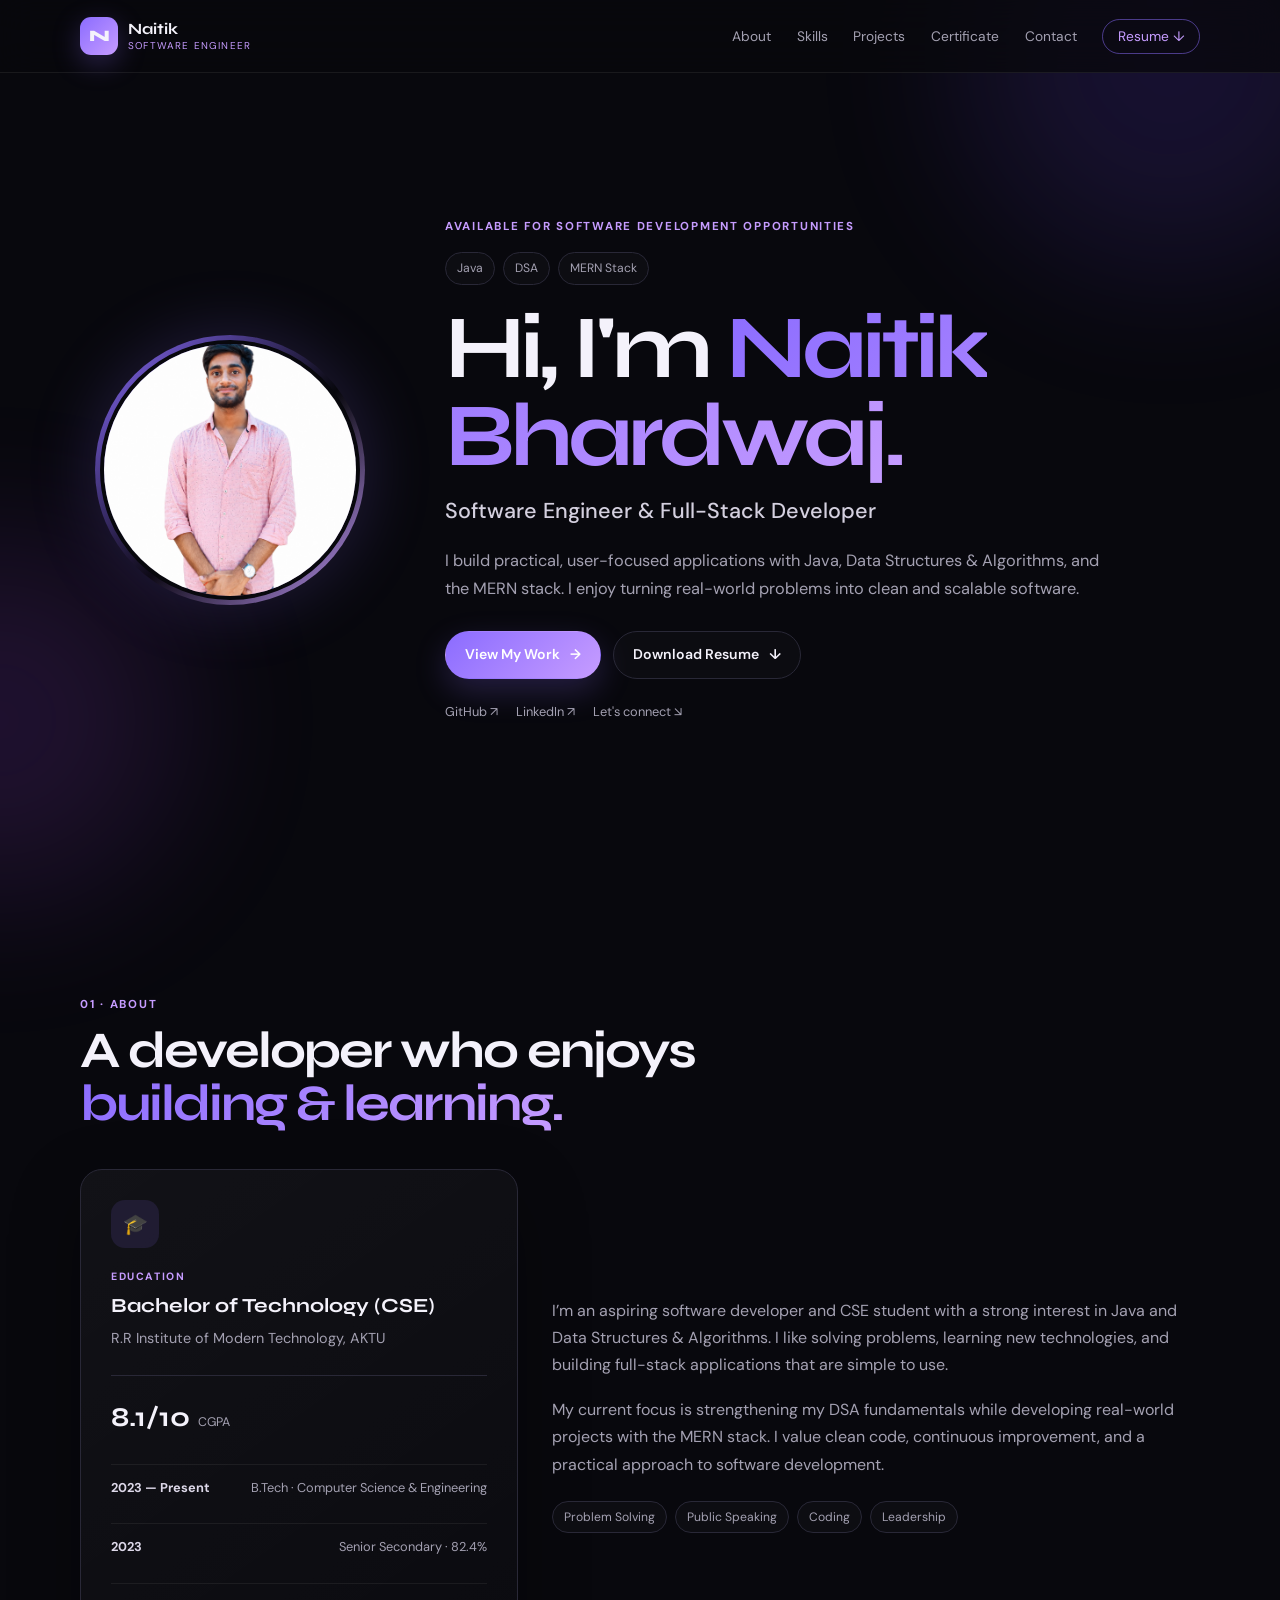
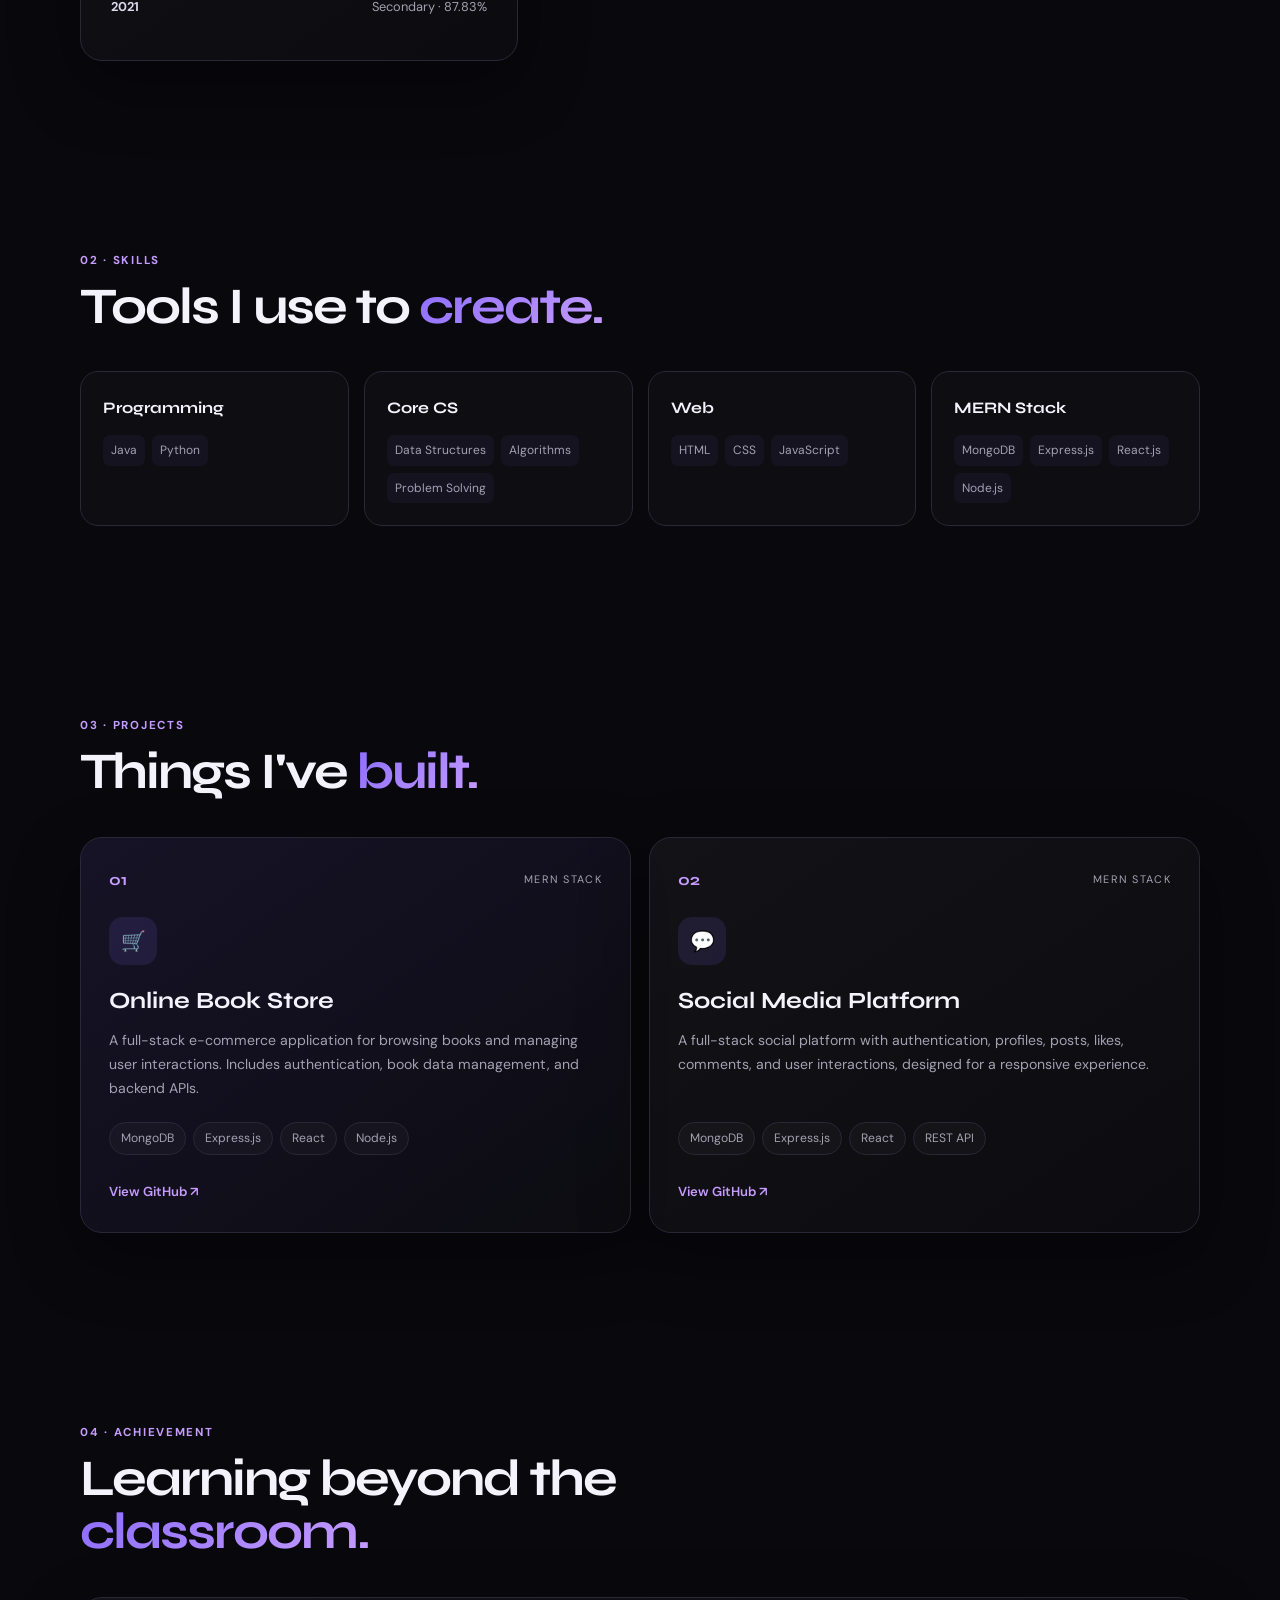
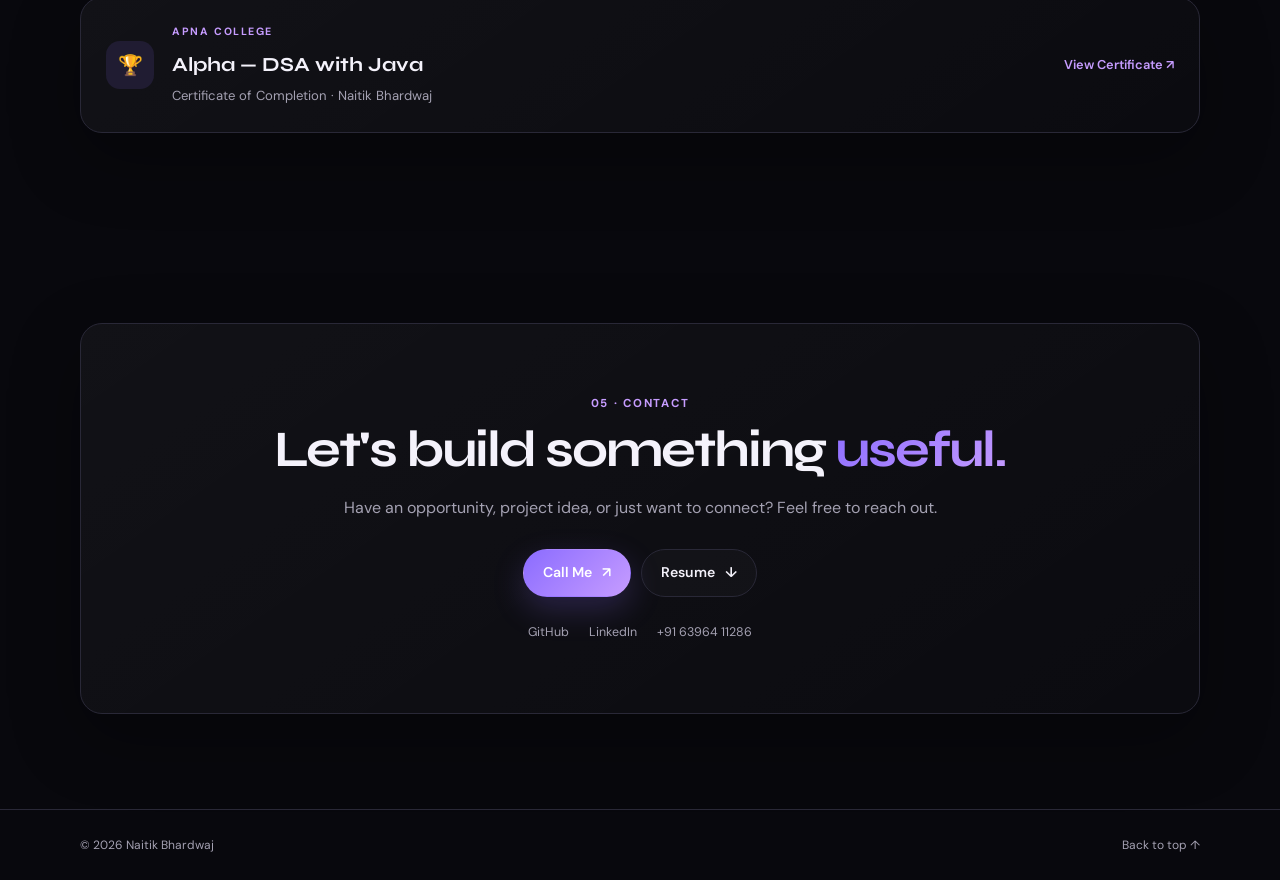
<file: index.html>
<!DOCTYPE html>
<html lang="en">
<head>
  <meta charset="UTF-8">
  <meta name="viewport" content="width=device-width, initial-scale=1.0">
  <meta name="description" content="Naitik Bhardwaj — Software Engineer portfolio featuring MERN projects, Java, DSA and web development."
  >
  <meta name="theme-color" content="#0b0b12">
  <title>Naitik Bhardwaj | Software Engineer</title>
  <link rel="icon" type="image/png" href="my.png">
  <link rel="preconnect" href="https://fonts.googleapis.com">
  <link rel="preconnect" href="https://fonts.gstatic.com" crossorigin>
  <link href="https://fonts.googleapis.com/css2?family=DM+Sans:wght@400;500;600;700&family=Syne:wght@600;700;800&display=swap" rel="stylesheet">
  <link rel="stylesheet" href="style.css">
</head>
<body>
  <div class="bg-orb orb-one"></div>
  <div class="bg-orb orb-two"></div>

  <header class="site-header" id="top">
    <nav class="nav container" aria-label="Primary navigation">
      <a class="brand" href="#home" aria-label="Naitik Bhardwaj home">
        <span class="brand-mark">N</span>
        <span class="brand-copy"><strong>Naitik</strong><small>Software Engineer</small></span>
      </a>

      <button class="menu-toggle" id="menuToggle" type="button" aria-label="Open menu" aria-expanded="false">
        <span></span><span></span><span></span>
      </button>

      <ul class="nav-links" id="navLinks">
        <li><a href="#about">About</a></li>
        <li><a href="#skills">Skills</a></li>
        <li><a href="#projects">Projects</a></li>
        <li><a href="#certificates">Certificate</a></li>
        <li><a href="#contact">Contact</a></li>
        <li><a class="nav-resume" href="newresume.pdf" download="Naitik_Bhardwaj_Resume.pdf">Resume ↓</a></li>
      </ul>
    </nav>
  </header>

  <main>
    <section class="hero container" id="home">
      <div class="hero-photo reveal">
        <div class="photo-ring"><img src="my.png" alt="Naitik Bhardwaj" loading="eager"></div>
      </div>
      <div class="hero-content reveal">
        <p class="eyebrow">Available for software development opportunities</p>
        <div class="hero-tags" aria-label="Areas of interest">
          <span>Java</span><span>DSA</span><span>MERN Stack</span>
        </div>
        <h1>Hi, I'm <span>Naitik Bhardwaj.</span></h1>
        <h2>Software Engineer &amp; Full-Stack Developer</h2>
        <p class="hero-description">I build practical, user-focused applications with Java, Data Structures &amp; Algorithms, and the MERN stack. I enjoy turning real-world problems into clean and scalable software.</p>
        <div class="hero-actions">
          <a class="btn primary" href="#projects">View My Work <span>→</span></a>
          <a class="btn secondary" href="newresume.pdf" download="Naitik_Bhardwaj_Resume.pdf">Download Resume <span>↓</span></a>
        </div>
        <div class="quick-links">
          <a href="https://github.com/Naitik-bhardwaj" target="_blank" rel="noopener noreferrer">GitHub ↗</a>
          <a href="https://www.linkedin.com/in/naitik-bhardwaj1/" target="_blank" rel="noopener noreferrer">LinkedIn ↗</a>
          <a href="#contact">Let's connect ↘</a>
        </div>
      </div>
    </section>

    <section class="section container" id="about">
      <div class="section-heading reveal"><p class="section-label">01 · About</p><h2>A developer who enjoys <span>building &amp; learning.</span></h2></div>
      <div class="about-grid">
        <article class="info-card education reveal">
          <span class="card-icon">🎓</span>
          <p class="mini-label">Education</p>
          <h3>Bachelor of Technology (CSE)</h3>
          <p>R.R Institute of Modern Technology, AKTU</p>
          <div class="stat-row"><strong>8.1/10</strong><span>CGPA</span></div>
          <div class="education-list">
            <div><strong>2023 — Present</strong><span>B.Tech · Computer Science &amp; Engineering</span></div>
            <div><strong>2023</strong><span>Senior Secondary · 82.4%</span></div>
            <div><strong>2021</strong><span>Secondary · 87.83%</span></div>
          </div>
        </article>
        <article class="about-copy reveal">
          <p>I’m an aspiring software developer and CSE student with a strong interest in Java and Data Structures &amp; Algorithms. I like solving problems, learning new technologies, and building full-stack applications that are simple to use.</p>
          <p>My current focus is strengthening my DSA fundamentals while developing real-world projects with the MERN stack. I value clean code, continuous improvement, and a practical approach to software development.</p>
          <div class="interest-list"><span>Problem Solving</span><span>Public Speaking</span><span>Coding</span><span>Leadership</span></div>
        </article>
      </div>
    </section>

    <section class="section container" id="skills">
      <div class="section-heading reveal"><p class="section-label">02 · Skills</p><h2>Tools I use to <span>create.</span></h2></div>
      <div class="skills-grid reveal">
        <div class="skill-group"><h3>Programming</h3><div><span>Java</span><span>Python</span></div></div>
        <div class="skill-group"><h3>Core CS</h3><div><span>Data Structures</span><span>Algorithms</span><span>Problem Solving</span></div></div>
        <div class="skill-group"><h3>Web</h3><div><span>HTML</span><span>CSS</span><span>JavaScript</span></div></div>
        <div class="skill-group"><h3>MERN Stack</h3><div><span>MongoDB</span><span>Express.js</span><span>React.js</span><span>Node.js</span></div></div>
      </div>
    </section>

    <section class="section container" id="projects">
      <div class="section-heading reveal"><p class="section-label">03 · Projects</p><h2>Things I've <span>built.</span></h2></div>
      <div class="project-grid">
        <article class="project-card featured reveal">
          <div class="project-top"><span class="project-number">01</span><span class="project-type">MERN Stack</span></div>
          <div class="project-icon">🛒</div>
          <h3>Online Book Store</h3>
          <p>A full-stack e-commerce application for browsing books and managing user interactions. Includes authentication, book data management, and backend APIs.</p>
          <div class="tech-list"><span>MongoDB</span><span>Express.js</span><span>React</span><span>Node.js</span></div>
          <a class="project-link" href="https://github.com/Naitik-bhardwaj" target="_blank" rel="noopener noreferrer">View GitHub <span>↗</span></a>
        </article>
        <article class="project-card reveal">
          <div class="project-top"><span class="project-number">02</span><span class="project-type">MERN Stack</span></div>
          <div class="project-icon">💬</div>
          <h3>Social Media Platform</h3>
          <p>A full-stack social platform with authentication, profiles, posts, likes, comments, and user interactions, designed for a responsive experience.</p>
          <div class="tech-list"><span>MongoDB</span><span>Express.js</span><span>React</span><span>REST API</span></div>
          <a class="project-link" href="https://github.com/Naitik-bhardwaj" target="_blank" rel="noopener noreferrer">View GitHub <span>↗</span></a>
        </article>
      </div>
    </section>

    <section class="section container" id="certificates">
      <div class="section-heading reveal"><p class="section-label">04 · Achievement</p><h2>Learning beyond the <span>classroom.</span></h2></div>
      <a class="certificate-card reveal" href="Certificates/certificate-sigma-50-672b17223c33c36b830d9022.pdf" target="_blank" rel="noopener noreferrer">
        <div class="certificate-icon">🏆</div>
        <div><p class="mini-label">Apna College</p><h3>Alpha — DSA with Java</h3><p>Certificate of Completion · Naitik Bhardwaj</p></div>
        <span class="certificate-arrow">View Certificate ↗</span>
      </a>
    </section>

    <section class="section container" id="contact">
      <div class="contact-card reveal">
        <p class="section-label">05 · Contact</p>
        <h2>Let's build something <span>useful.</span></h2>
        <p>Have an opportunity, project idea, or just want to connect? Feel free to reach out.</p>
        <div class="contact-actions">
          <a class="btn primary" href="tel:+916396411286">Call Me <span>↗</span></a>
          <a class="btn secondary" href="newresume.pdf" download="Naitik_Bhardwaj_Resume.pdf">Resume <span>↓</span></a>
        </div>
        <div class="social-links">
          <a href="https://github.com/Naitik-bhardwaj" target="_blank" rel="noopener noreferrer">GitHub</a>
          <a href="https://www.linkedin.com/in/naitik-bhardwaj1/" target="_blank" rel="noopener noreferrer">LinkedIn</a>
          <a href="tel:+916396411286">+91 63964 11286</a>
        </div>
      </div>
    </section>
  </main>

  <footer><div class="container footer-inner"><span>© <span id="year"></span> Naitik Bhardwaj</span><a href="#top">Back to top ↑</a></div></footer>

  <script>
    const menuToggle = document.getElementById('menuToggle');
    const navLinks = document.getElementById('navLinks');
    menuToggle.addEventListener('click', () => {
      const open = navLinks.classList.toggle('open');
      menuToggle.setAttribute('aria-expanded', open);
      menuToggle.setAttribute('aria-label', open ? 'Close menu' : 'Open menu');
    });
    navLinks.querySelectorAll('a').forEach(link => link.addEventListener('click', () => {
      navLinks.classList.remove('open');
      menuToggle.setAttribute('aria-expanded', 'false');
      menuToggle.setAttribute('aria-label', 'Open menu');
    }));

    const observer = new IntersectionObserver(entries => {
      entries.forEach(entry => { if (entry.isIntersecting) entry.target.classList.add('visible'); });
    }, { threshold: 0.12 });
    document.querySelectorAll('.reveal').forEach(el => observer.observe(el));
    document.getElementById('year').textContent = new Date().getFullYear();
  </script>
</body>
</html>
</file>
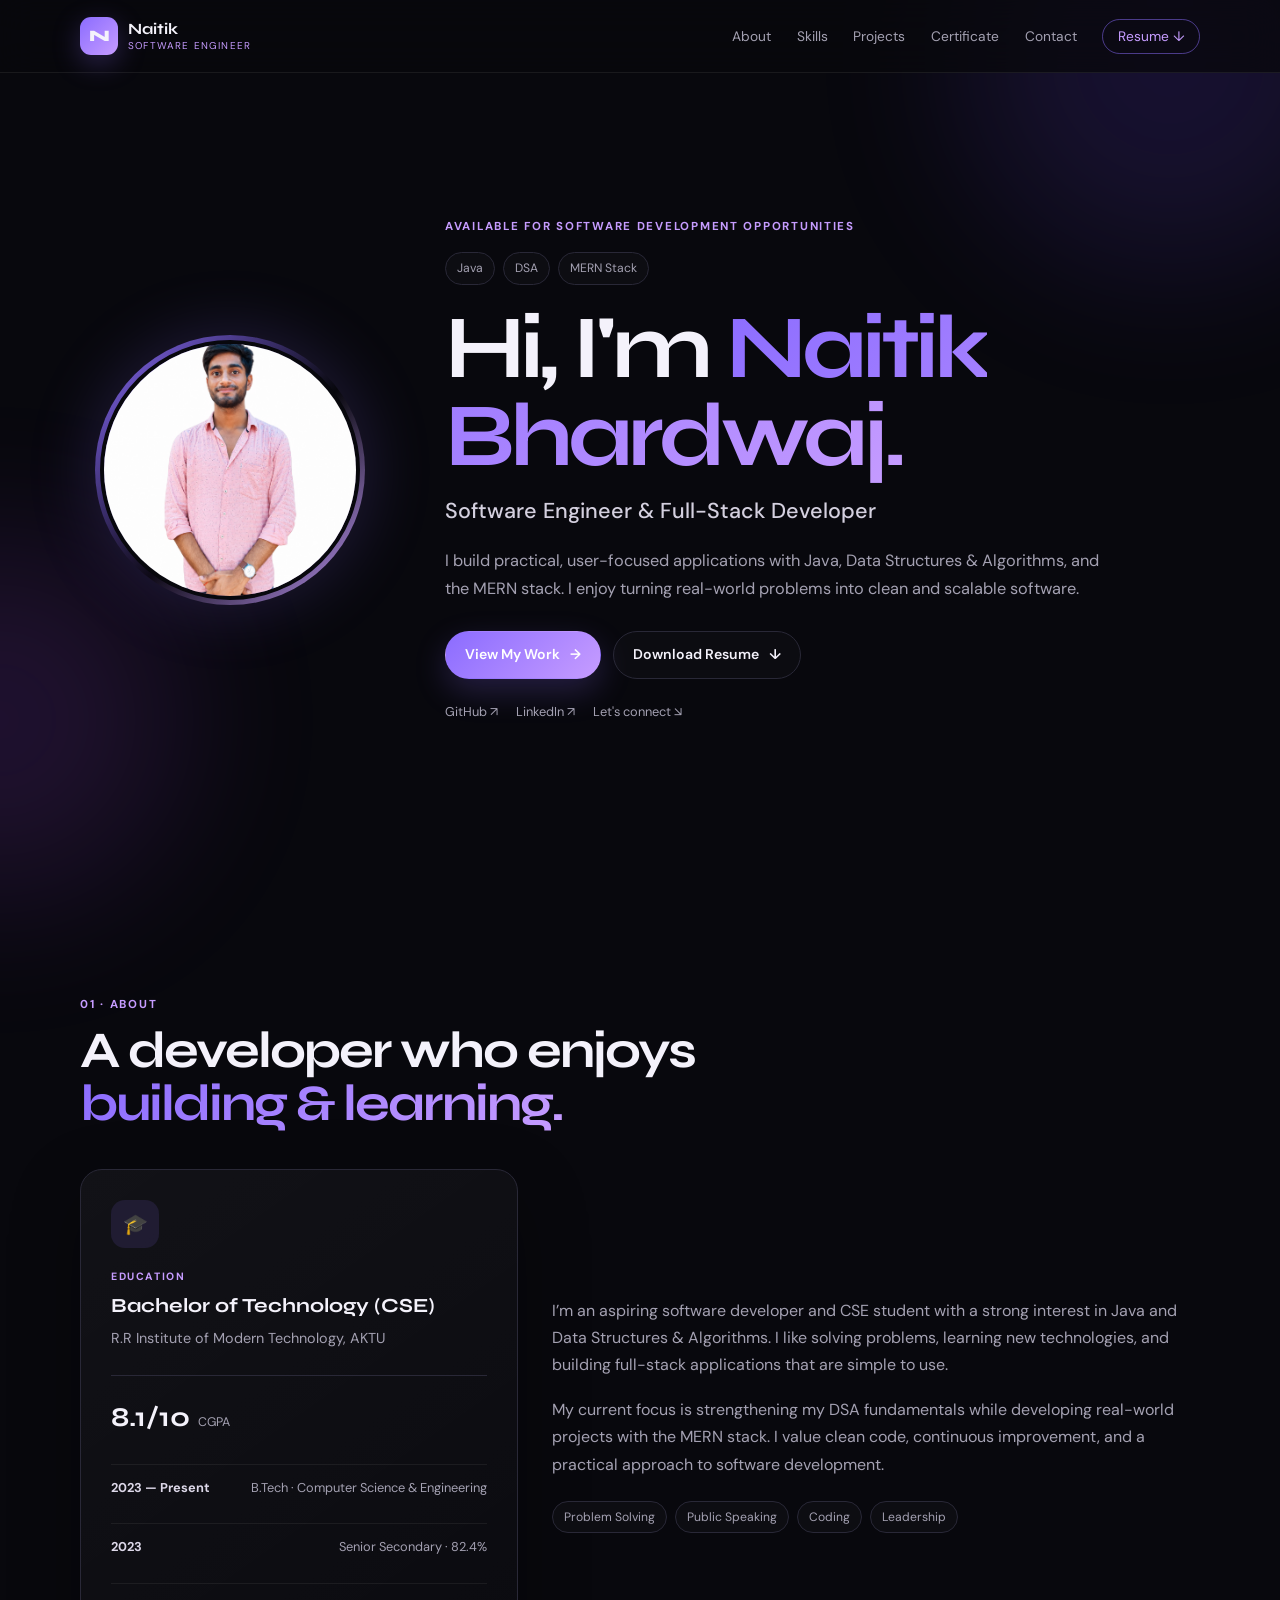
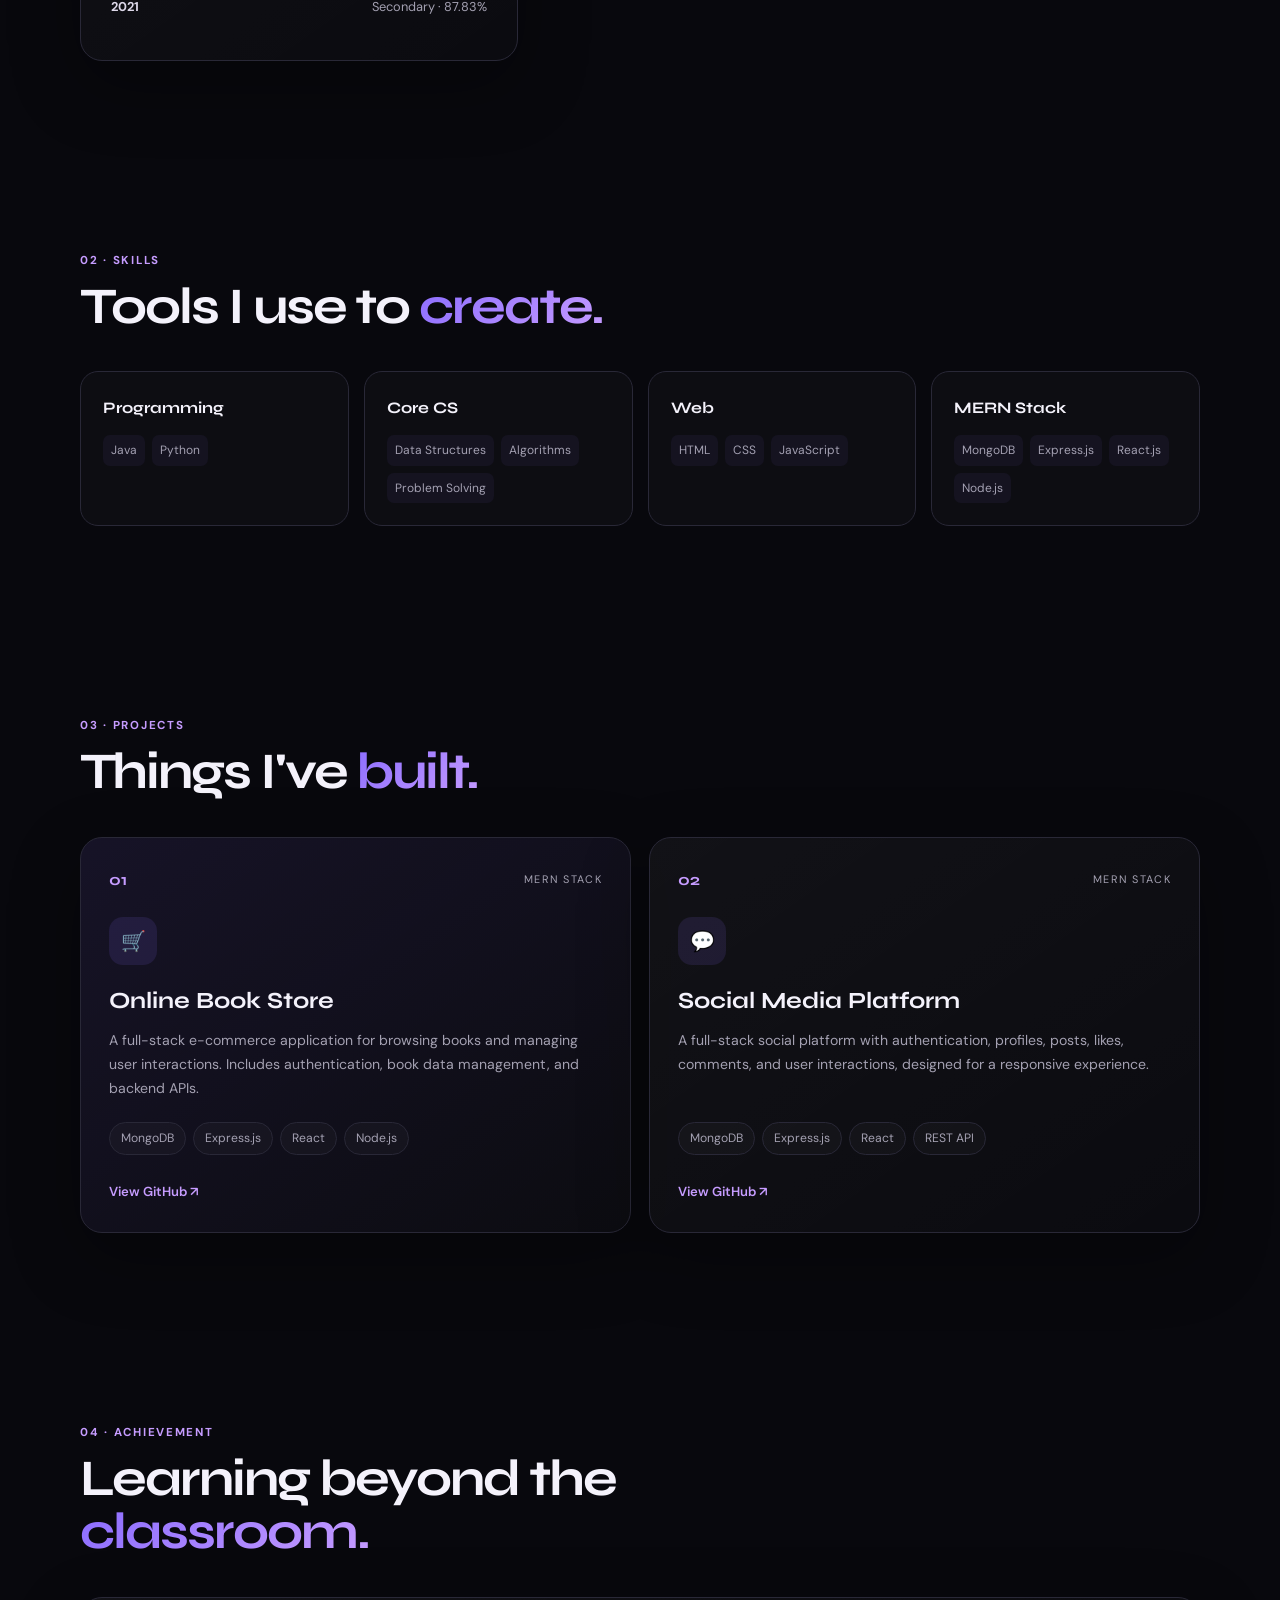
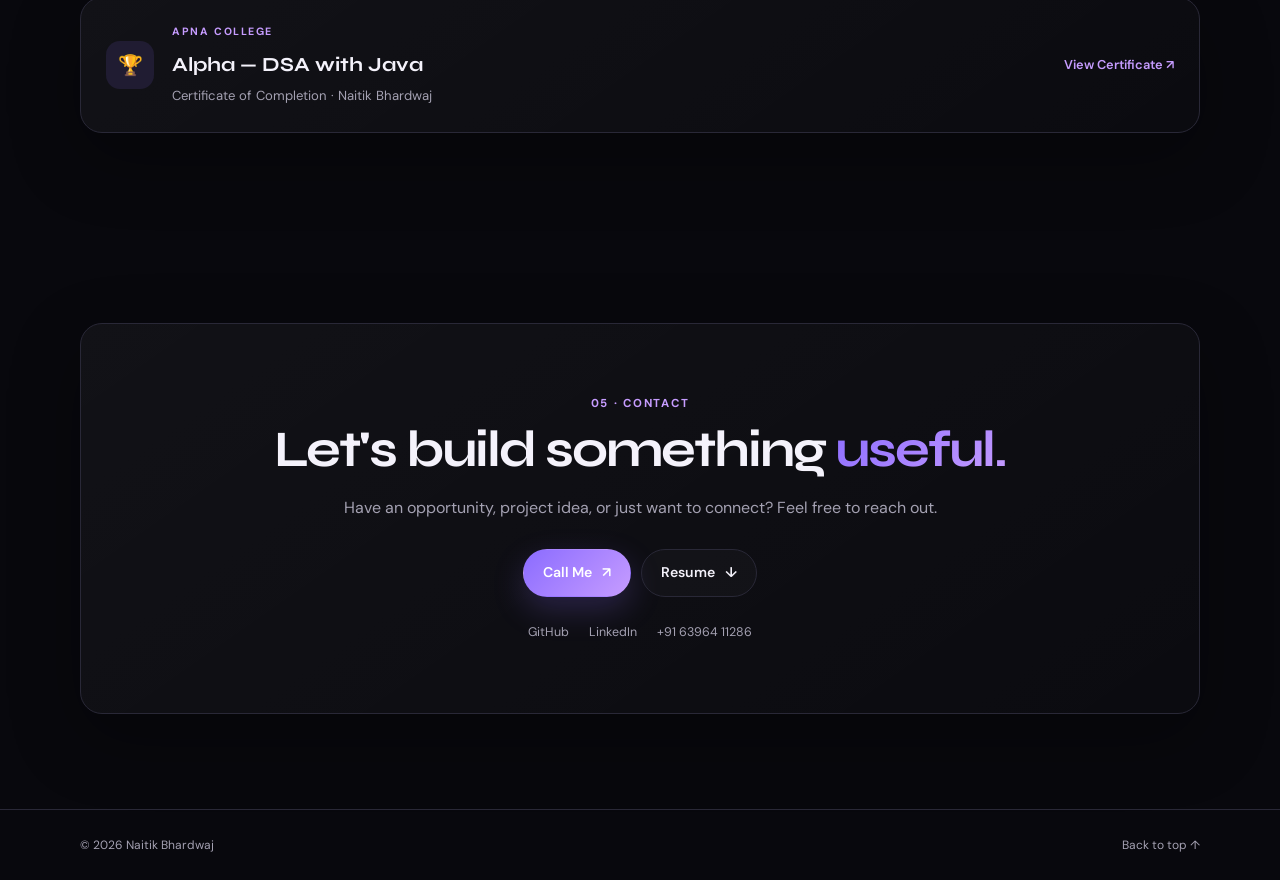
<file: Portfolio/index.html>
<!DOCTYPE html>
<html lang="en">
<head>
  <meta charset="UTF-8">
  <meta name="viewport" content="width=device-width, initial-scale=1.0">
  <meta name="description" content="Naitik Bhardwaj — Software Engineer portfolio featuring MERN projects, Java, DSA and web development."
  >
  <meta name="theme-color" content="#0b0b12">
  <title>Naitik Bhardwaj | Software Engineer</title>
  <link rel="icon" type="image/png" href="my.png">
  <link rel="preconnect" href="https://fonts.googleapis.com">
  <link rel="preconnect" href="https://fonts.gstatic.com" crossorigin>
  <link href="https://fonts.googleapis.com/css2?family=DM+Sans:wght@400;500;600;700&family=Syne:wght@600;700;800&display=swap" rel="stylesheet">
  <link rel="stylesheet" href="style.css">
</head>
<body>
  <div class="bg-orb orb-one"></div>
  <div class="bg-orb orb-two"></div>

  <header class="site-header" id="top">
    <nav class="nav container" aria-label="Primary navigation">
      <a class="brand" href="#home" aria-label="Naitik Bhardwaj home">
        <span class="brand-mark">N</span>
        <span class="brand-copy"><strong>Naitik</strong><small>Software Engineer</small></span>
      </a>

      <button class="menu-toggle" id="menuToggle" type="button" aria-label="Open menu" aria-expanded="false">
        <span></span><span></span><span></span>
      </button>

      <ul class="nav-links" id="navLinks">
        <li><a href="#about">About</a></li>
        <li><a href="#skills">Skills</a></li>
        <li><a href="#projects">Projects</a></li>
        <li><a href="#certificates">Certificate</a></li>
        <li><a href="#contact">Contact</a></li>
        <li><a class="nav-resume" href="resumenew.pdf" download="Naitik_Bhardwaj_Resume.pdf">Resume ↓</a></li>
      </ul>
    </nav>
  </header>

  <main>
    <section class="hero container" id="home">
      <div class="hero-photo reveal">
        <div class="photo-ring"><img src="my.png" alt="Naitik Bhardwaj" loading="eager"></div>
      </div>
      <div class="hero-content reveal">
        <p class="eyebrow">Available for software development opportunities</p>
        <div class="hero-tags" aria-label="Areas of interest">
          <span>Java</span><span>DSA</span><span>MERN Stack</span>
        </div>
        <h1>Hi, I'm <span>Naitik Bhardwaj.</span></h1>
        <h2>Software Engineer &amp; Full-Stack Developer</h2>
        <p class="hero-description">I build practical, user-focused applications with Java, Data Structures &amp; Algorithms, and the MERN stack. I enjoy turning real-world problems into clean and scalable software.</p>
        <div class="hero-actions">
          <a class="btn primary" href="#projects">View My Work <span>→</span></a>
          <a class="btn secondary" href="resumenew.pdf" download="Naitik_Bhardwaj_Resume.pdf">Download Resume <span>↓</span></a>
        </div>
        <div class="quick-links">
          <a href="https://github.com/Naitik-bhardwaj" target="_blank" rel="noopener noreferrer">GitHub ↗</a>
          <a href="https://www.linkedin.com/in/naitik-bhardwaj1/" target="_blank" rel="noopener noreferrer">LinkedIn ↗</a>
          <a href="#contact">Let's connect ↘</a>
        </div>
      </div>
    </section>

    <section class="section container" id="about">
      <div class="section-heading reveal"><p class="section-label">01 · About</p><h2>A developer who enjoys <span>building &amp; learning.</span></h2></div>
      <div class="about-grid">
        <article class="info-card education reveal">
          <span class="card-icon">🎓</span>
          <p class="mini-label">Education</p>
          <h3>Bachelor of Technology (CSE)</h3>
          <p>R.R Institute of Modern Technology, AKTU</p>
          <div class="stat-row"><strong>8.1/10</strong><span>CGPA</span></div>
          <div class="education-list">
            <div><strong>2023 — Present</strong><span>B.Tech · Computer Science &amp; Engineering</span></div>
            <div><strong>2023</strong><span>Senior Secondary · 82.4%</span></div>
            <div><strong>2021</strong><span>Secondary · 87.83%</span></div>
          </div>
        </article>
        <article class="about-copy reveal">
          <p>I’m an aspiring software developer and CSE student with a strong interest in Java and Data Structures &amp; Algorithms. I like solving problems, learning new technologies, and building full-stack applications that are simple to use.</p>
          <p>My current focus is strengthening my DSA fundamentals while developing real-world projects with the MERN stack. I value clean code, continuous improvement, and a practical approach to software development.</p>
          <div class="interest-list"><span>Problem Solving</span><span>Public Speaking</span><span>Coding</span><span>Leadership</span></div>
        </article>
      </div>
    </section>

    <section class="section container" id="skills">
      <div class="section-heading reveal"><p class="section-label">02 · Skills</p><h2>Tools I use to <span>create.</span></h2></div>
      <div class="skills-grid reveal">
        <div class="skill-group"><h3>Programming</h3><div><span>Java</span><span>Python</span></div></div>
        <div class="skill-group"><h3>Core CS</h3><div><span>Data Structures</span><span>Algorithms</span><span>Problem Solving</span></div></div>
        <div class="skill-group"><h3>Web</h3><div><span>HTML</span><span>CSS</span><span>JavaScript</span></div></div>
        <div class="skill-group"><h3>MERN Stack</h3><div><span>MongoDB</span><span>Express.js</span><span>React.js</span><span>Node.js</span></div></div>
      </div>
    </section>

    <section class="section container" id="projects">
      <div class="section-heading reveal"><p class="section-label">03 · Projects</p><h2>Things I've <span>built.</span></h2></div>
      <div class="project-grid">
        <article class="project-card featured reveal">
          <div class="project-top"><span class="project-number">01</span><span class="project-type">MERN Stack</span></div>
          <div class="project-icon">🛒</div>
          <h3>Online Book Store</h3>
          <p>A full-stack e-commerce application for browsing books and managing user interactions. Includes authentication, book data management, and backend APIs.</p>
          <div class="tech-list"><span>MongoDB</span><span>Express.js</span><span>React</span><span>Node.js</span></div>
          <a class="project-link" href="https://github.com/Naitik-bhardwaj" target="_blank" rel="noopener noreferrer">View GitHub <span>↗</span></a>
        </article>
        <article class="project-card reveal">
          <div class="project-top"><span class="project-number">02</span><span class="project-type">MERN Stack</span></div>
          <div class="project-icon">💬</div>
          <h3>Social Media Platform</h3>
          <p>A full-stack social platform with authentication, profiles, posts, likes, comments, and user interactions, designed for a responsive experience.</p>
          <div class="tech-list"><span>MongoDB</span><span>Express.js</span><span>React</span><span>REST API</span></div>
          <a class="project-link" href="https://github.com/Naitik-bhardwaj" target="_blank" rel="noopener noreferrer">View GitHub <span>↗</span></a>
        </article>
      </div>
    </section>

    <section class="section container" id="certificates">
      <div class="section-heading reveal"><p class="section-label">04 · Achievement</p><h2>Learning beyond the <span>classroom.</span></h2></div>
      <a class="certificate-card reveal" href="Certificates/certificate-sigma-50-672b17223c33c36b830d9022.pdf" target="_blank" rel="noopener noreferrer">
        <div class="certificate-icon">🏆</div>
        <div><p class="mini-label">Apna College</p><h3>Alpha — DSA with Java</h3><p>Certificate of Completion · Naitik Bhardwaj</p></div>
        <span class="certificate-arrow">View Certificate ↗</span>
      </a>
    </section>

    <section class="section container" id="contact">
      <div class="contact-card reveal">
        <p class="section-label">05 · Contact</p>
        <h2>Let's build something <span>useful.</span></h2>
        <p>Have an opportunity, project idea, or just want to connect? Feel free to reach out.</p>
        <div class="contact-actions">
          <a class="btn primary" href="tel:+916396411286">Call Me <span>↗</span></a>
          <a class="btn secondary" href="resumenew.pdf" download="Naitik_Bhardwaj_Resume.pdf">Resume <span>↓</span></a>
        </div>
        <div class="social-links">
          <a href="https://github.com/Naitik-bhardwaj" target="_blank" rel="noopener noreferrer">GitHub</a>
          <a href="https://www.linkedin.com/in/naitik-bhardwaj1/" target="_blank" rel="noopener noreferrer">LinkedIn</a>
          <a href="tel:+916396411286">+91 63964 11286</a>
        </div>
      </div>
    </section>
  </main>

  <footer><div class="container footer-inner"><span>© <span id="year"></span> Naitik Bhardwaj</span><a href="#top">Back to top ↑</a></div></footer>

  <script>
    const menuToggle = document.getElementById('menuToggle');
    const navLinks = document.getElementById('navLinks');
    menuToggle.addEventListener('click', () => {
      const open = navLinks.classList.toggle('open');
      menuToggle.setAttribute('aria-expanded', open);
      menuToggle.setAttribute('aria-label', open ? 'Close menu' : 'Open menu');
    });
    navLinks.querySelectorAll('a').forEach(link => link.addEventListener('click', () => {
      navLinks.classList.remove('open');
      menuToggle.setAttribute('aria-expanded', 'false');
      menuToggle.setAttribute('aria-label', 'Open menu');
    }));

    const observer = new IntersectionObserver(entries => {
      entries.forEach(entry => { if (entry.isIntersecting) entry.target.classList.add('visible'); });
    }, { threshold: 0.12 });
    document.querySelectorAll('.reveal').forEach(el => observer.observe(el));
    document.getElementById('year').textContent = new Date().getFullYear();
  </script>
</body>
</html>
</file>
<file: style.css>
:root{--bg:#08080d;--surface:#101018;--card:#15151f;--text:#f4f2fb;--muted:#a4a1b2;--border:#292837;--accent:#8b6cff;--accent2:#c69cff;--max:1120px;--shadow:0 24px 70px rgba(0,0,0,.32)}
*{box-sizing:border-box;margin:0;padding:0}html{scroll-behavior:smooth;scroll-padding-top:90px}body{font-family:'DM Sans',sans-serif;background:var(--bg);color:var(--text);line-height:1.7;overflow-x:hidden}a{color:inherit;text-decoration:none}.container{width:min(var(--max),calc(100% - 40px));margin-inline:auto}.bg-orb{position:fixed;border-radius:50%;filter:blur(80px);pointer-events:none;opacity:.14;z-index:-1}.orb-one{width:420px;height:420px;background:#744bff;top:-150px;right:-100px}.orb-two{width:360px;height:360px;background:#b04dff;bottom:0;left:-180px}
.site-header{position:fixed;top:0;left:0;right:0;z-index:50;background:rgba(8,8,13,.76);border-bottom:1px solid rgba(255,255,255,.07);backdrop-filter:blur(18px)}.nav{min-height:72px;display:flex;align-items:center;justify-content:space-between}.brand{display:flex;align-items:center;gap:10px}.brand-mark{width:38px;height:38px;border-radius:11px;display:grid;place-items:center;background:linear-gradient(135deg,var(--accent),var(--accent2));font-family:Syne,sans-serif;font-weight:800;box-shadow:0 8px 28px rgba(139,108,255,.28)}.brand-copy{display:flex;flex-direction:column;line-height:1.05}.brand-copy strong{font-family:Syne,sans-serif;font-size:.98rem}.brand-copy small{color:var(--accent2);font-size:.62rem;text-transform:uppercase;letter-spacing:.12em;margin-top:4px}.nav-links{list-style:none;display:flex;align-items:center;gap:1.6rem}.nav-links a{color:var(--muted);font-size:.86rem;transition:.2s}.nav-links a:hover{color:var(--text)}.nav-resume{border:1px solid rgba(139,108,255,.5);color:var(--accent2)!important;border-radius:999px;padding:.45rem .9rem}.menu-toggle{display:none;background:none;border:0;cursor:pointer}.menu-toggle span{display:block;width:24px;height:2px;background:var(--text);margin:5px;border-radius:2px}
.hero{min-height:100vh;padding:120px 0 80px;display:grid;grid-template-columns:300px 1fr;gap:65px;align-items:center}.hero-photo{display:flex;justify-content:center}.photo-ring{width:270px;height:270px;border-radius:50%;padding:5px;background:linear-gradient(135deg,var(--accent),transparent 55%,var(--accent2));box-shadow:0 0 70px rgba(139,108,255,.2)}.photo-ring img{width:100%;height:100%;border-radius:50%;object-fit:cover;object-position:center;border:4px solid var(--bg);display:block}.hero-content{max-width:760px}.eyebrow,.section-label,.mini-label{color:var(--accent2);text-transform:uppercase;letter-spacing:.15em;font-size:.72rem;font-weight:700}.eyebrow{margin-bottom:16px}.hero-tags{display:flex;flex-wrap:wrap;gap:8px;margin-bottom:20px}.hero-tags span,.interest-list span,.tech-list span{border:1px solid var(--border);background:rgba(255,255,255,.025);border-radius:999px;padding:5px 11px;color:var(--muted);font-size:.76rem}.hero h1{font-family:Syne,sans-serif;font-size:clamp(3rem,7vw,5.8rem);line-height:.98;letter-spacing:-.055em;margin-bottom:12px}.hero h1 span,.section-heading h2 span,.contact-card h2 span{background:linear-gradient(135deg,var(--accent),var(--accent2));-webkit-background-clip:text;background-clip:text;color:transparent}.hero h2{font-size:clamp(1.05rem,2vw,1.35rem);font-weight:500;color:#d4d0df;margin-bottom:18px}.hero-description{max-width:680px;color:var(--muted);font-size:1.02rem}.hero-actions{display:flex;gap:12px;flex-wrap:wrap;margin-top:28px}.btn{display:inline-flex;align-items:center;justify-content:center;gap:10px;padding:11px 19px;border-radius:999px;font-size:.88rem;font-weight:600;transition:.25s;border:1px solid transparent}.btn:hover{transform:translateY(-2px)}.btn.primary{background:linear-gradient(135deg,var(--accent),var(--accent2));color:#fff;box-shadow:0 12px 32px rgba(139,108,255,.22)}.btn.secondary{background:rgba(255,255,255,.02);border-color:var(--border);color:var(--text)}.btn.secondary:hover{border-color:var(--accent);background:rgba(139,108,255,.08)}.quick-links{display:flex;gap:18px;margin-top:22px}.quick-links a{font-size:.8rem;color:var(--muted);border-bottom:1px solid transparent}.quick-links a:hover{color:var(--accent2);border-color:var(--accent2)}
.section{padding:95px 0}.section-heading{max-width:760px;margin-bottom:38px}.section-label{margin-bottom:9px}.section-heading h2,.contact-card h2{font-family:Syne,sans-serif;font-size:clamp(2rem,4vw,3.3rem);line-height:1.05;letter-spacing:-.04em}.about-grid{display:grid;grid-template-columns:.8fr 1.2fr;gap:24px}.info-card,.project-card,.certificate-card,.contact-card{background:linear-gradient(145deg,rgba(255,255,255,.045),rgba(255,255,255,.015));border:1px solid var(--border);border-radius:22px;box-shadow:var(--shadow)}.info-card{padding:30px}.card-icon,.project-icon,.certificate-icon{display:grid;place-items:center;width:48px;height:48px;border-radius:14px;background:rgba(139,108,255,.12);font-size:1.25rem;margin-bottom:20px}.mini-label{font-size:.66rem;margin-bottom:7px}.info-card h3{font-family:Syne,sans-serif;font-size:1.25rem;line-height:1.25;margin-bottom:8px}.info-card>p:not(.mini-label){color:var(--muted);font-size:.9rem}.stat-row{display:flex;align-items:baseline;gap:8px;margin:24px 0;padding-top:18px;border-top:1px solid var(--border)}.stat-row strong{font-family:Syne;font-size:1.7rem}.stat-row span{color:var(--muted);font-size:.78rem}.education-list{display:grid;gap:13px}.education-list div{display:flex;justify-content:space-between;gap:15px;padding:12px 0;border-top:1px solid rgba(255,255,255,.06);font-size:.8rem}.education-list strong{color:#ddd8e9}.education-list span{color:var(--muted);text-align:right}.about-copy{display:flex;flex-direction:column;justify-content:center;padding:15px 10px}.about-copy p{color:var(--muted);font-size:1rem;margin-bottom:18px;max-width:680px}.interest-list{display:flex;flex-wrap:wrap;gap:8px;margin-top:5px}.skills-grid{display:grid;grid-template-columns:repeat(4,1fr);gap:15px}.skill-group{padding:22px;border:1px solid var(--border);border-radius:18px;background:rgba(255,255,255,.025)}.skill-group h3{font-family:Syne,sans-serif;font-size:1rem;margin-bottom:14px}.skill-group div{display:flex;flex-wrap:wrap;gap:7px}.skill-group span{font-size:.75rem;color:var(--muted);padding:5px 8px;background:rgba(139,108,255,.06);border-radius:7px}
.project-grid{display:grid;grid-template-columns:repeat(2,1fr);gap:18px}.project-card{padding:28px;position:relative;overflow:hidden;transition:.25s}.project-card:hover,.certificate-card:hover{transform:translateY(-5px);border-color:rgba(139,108,255,.45)}.project-card.featured{background:linear-gradient(145deg,rgba(139,108,255,.11),rgba(255,255,255,.02))}.project-top{display:flex;justify-content:space-between;align-items:center;margin-bottom:24px}.project-number{font-family:Syne,sans-serif;color:var(--accent2);font-weight:700}.project-type{font-size:.68rem;text-transform:uppercase;letter-spacing:.12em;color:var(--muted)}.project-icon{margin-bottom:16px}.project-card h3{font-family:Syne,sans-serif;font-size:1.45rem;margin-bottom:9px}.project-card p{color:var(--muted);font-size:.88rem;min-height:75px}.tech-list{display:flex;flex-wrap:wrap;gap:7px;margin:18px 0 22px}.project-link{color:var(--accent2);font-size:.82rem;font-weight:600}.project-link span{transition:.2s}.project-link:hover span{padding-left:4px}.certificate-card{display:grid;grid-template-columns:auto 1fr auto;gap:18px;align-items:center;padding:25px;transition:.25s}.certificate-icon{margin:0}.certificate-card h3{font-family:Syne,sans-serif;font-size:1.25rem;margin-bottom:3px}.certificate-card p:last-child{color:var(--muted);font-size:.82rem}.certificate-arrow{color:var(--accent2);font-size:.8rem;font-weight:600;white-space:nowrap}.contact-card{text-align:center;padding:70px 30px}.contact-card>p:not(.section-label){color:var(--muted);max-width:600px;margin:17px auto 0}.contact-actions{display:flex;justify-content:center;gap:10px;flex-wrap:wrap;margin-top:28px}.social-links{display:flex;justify-content:center;flex-wrap:wrap;gap:20px;margin-top:25px}.social-links a{font-size:.78rem;color:var(--muted)}.social-links a:hover{color:var(--accent2)}footer{border-top:1px solid var(--border);padding:25px 0;color:var(--muted);font-size:.75rem}.footer-inner{display:flex;justify-content:space-between;gap:15px}.footer-inner a:hover{color:var(--text)}.reveal{opacity:0;transform:translateY(22px);transition:opacity .65s ease,transform .65s ease}.reveal.visible{opacity:1;transform:none}
@media(max-width:900px){.hero{grid-template-columns:1fr;text-align:center;gap:35px}.hero-photo{order:-1}.photo-ring{width:220px;height:220px}.hero-content{margin:auto}.hero-tags,.hero-actions,.quick-links{justify-content:center}.skills-grid{grid-template-columns:repeat(2,1fr)}.about-grid{grid-template-columns:1fr}.about-copy{padding:10px 2px}.project-grid{grid-template-columns:1fr}}
@media(max-width:700px){.container{width:min(var(--max),calc(100% - 28px))}.nav{min-height:64px}.menu-toggle{display:block}.nav-links{position:absolute;top:64px;left:14px;right:14px;display:none;flex-direction:column;align-items:stretch;gap:3px;padding:12px;background:rgba(15,15,23,.97);border:1px solid var(--border);border-radius:16px;box-shadow:var(--shadow)}.nav-links.open{display:flex}.nav-links a{display:block;padding:10px 12px}.nav-resume{text-align:center}.hero{padding-top:105px}.hero h1{font-size:clamp(2.7rem,14vw,4.2rem)}.hero-description{font-size:.92rem}.section{padding:72px 0}.section-heading{margin-bottom:28px}.skills-grid{grid-template-columns:1fr}.certificate-card{grid-template-columns:auto 1fr}.certificate-arrow{grid-column:2}.contact-card{padding:50px 20px}.footer-inner{flex-direction:column;text-align:center}.education-list div{flex-direction:column;gap:2px}.education-list span{text-align:left}}
@media(prefers-reduced-motion:reduce){html{scroll-behavior:auto}.reveal{opacity:1;transform:none;transition:none}.btn,.project-card,.certificate-card{transition:none}}
</file>
<file: Portfolio/style.css>
:root{--bg:#08080d;--surface:#101018;--card:#15151f;--text:#f4f2fb;--muted:#a4a1b2;--border:#292837;--accent:#8b6cff;--accent2:#c69cff;--max:1120px;--shadow:0 24px 70px rgba(0,0,0,.32)}
*{box-sizing:border-box;margin:0;padding:0}html{scroll-behavior:smooth;scroll-padding-top:90px}body{font-family:'DM Sans',sans-serif;background:var(--bg);color:var(--text);line-height:1.7;overflow-x:hidden}a{color:inherit;text-decoration:none}.container{width:min(var(--max),calc(100% - 40px));margin-inline:auto}.bg-orb{position:fixed;border-radius:50%;filter:blur(80px);pointer-events:none;opacity:.14;z-index:-1}.orb-one{width:420px;height:420px;background:#744bff;top:-150px;right:-100px}.orb-two{width:360px;height:360px;background:#b04dff;bottom:0;left:-180px}
.site-header{position:fixed;top:0;left:0;right:0;z-index:50;background:rgba(8,8,13,.76);border-bottom:1px solid rgba(255,255,255,.07);backdrop-filter:blur(18px)}.nav{min-height:72px;display:flex;align-items:center;justify-content:space-between}.brand{display:flex;align-items:center;gap:10px}.brand-mark{width:38px;height:38px;border-radius:11px;display:grid;place-items:center;background:linear-gradient(135deg,var(--accent),var(--accent2));font-family:Syne,sans-serif;font-weight:800;box-shadow:0 8px 28px rgba(139,108,255,.28)}.brand-copy{display:flex;flex-direction:column;line-height:1.05}.brand-copy strong{font-family:Syne,sans-serif;font-size:.98rem}.brand-copy small{color:var(--accent2);font-size:.62rem;text-transform:uppercase;letter-spacing:.12em;margin-top:4px}.nav-links{list-style:none;display:flex;align-items:center;gap:1.6rem}.nav-links a{color:var(--muted);font-size:.86rem;transition:.2s}.nav-links a:hover{color:var(--text)}.nav-resume{border:1px solid rgba(139,108,255,.5);color:var(--accent2)!important;border-radius:999px;padding:.45rem .9rem}.menu-toggle{display:none;background:none;border:0;cursor:pointer}.menu-toggle span{display:block;width:24px;height:2px;background:var(--text);margin:5px;border-radius:2px}
.hero{min-height:100vh;padding:120px 0 80px;display:grid;grid-template-columns:300px 1fr;gap:65px;align-items:center}.hero-photo{display:flex;justify-content:center}.photo-ring{width:270px;height:270px;border-radius:50%;padding:5px;background:linear-gradient(135deg,var(--accent),transparent 55%,var(--accent2));box-shadow:0 0 70px rgba(139,108,255,.2)}.photo-ring img{width:100%;height:100%;border-radius:50%;object-fit:cover;object-position:center;border:4px solid var(--bg);display:block}.hero-content{max-width:760px}.eyebrow,.section-label,.mini-label{color:var(--accent2);text-transform:uppercase;letter-spacing:.15em;font-size:.72rem;font-weight:700}.eyebrow{margin-bottom:16px}.hero-tags{display:flex;flex-wrap:wrap;gap:8px;margin-bottom:20px}.hero-tags span,.interest-list span,.tech-list span{border:1px solid var(--border);background:rgba(255,255,255,.025);border-radius:999px;padding:5px 11px;color:var(--muted);font-size:.76rem}.hero h1{font-family:Syne,sans-serif;font-size:clamp(3rem,7vw,5.8rem);line-height:.98;letter-spacing:-.055em;margin-bottom:12px}.hero h1 span,.section-heading h2 span,.contact-card h2 span{background:linear-gradient(135deg,var(--accent),var(--accent2));-webkit-background-clip:text;background-clip:text;color:transparent}.hero h2{font-size:clamp(1.05rem,2vw,1.35rem);font-weight:500;color:#d4d0df;margin-bottom:18px}.hero-description{max-width:680px;color:var(--muted);font-size:1.02rem}.hero-actions{display:flex;gap:12px;flex-wrap:wrap;margin-top:28px}.btn{display:inline-flex;align-items:center;justify-content:center;gap:10px;padding:11px 19px;border-radius:999px;font-size:.88rem;font-weight:600;transition:.25s;border:1px solid transparent}.btn:hover{transform:translateY(-2px)}.btn.primary{background:linear-gradient(135deg,var(--accent),var(--accent2));color:#fff;box-shadow:0 12px 32px rgba(139,108,255,.22)}.btn.secondary{background:rgba(255,255,255,.02);border-color:var(--border);color:var(--text)}.btn.secondary:hover{border-color:var(--accent);background:rgba(139,108,255,.08)}.quick-links{display:flex;gap:18px;margin-top:22px}.quick-links a{font-size:.8rem;color:var(--muted);border-bottom:1px solid transparent}.quick-links a:hover{color:var(--accent2);border-color:var(--accent2)}
.section{padding:95px 0}.section-heading{max-width:760px;margin-bottom:38px}.section-label{margin-bottom:9px}.section-heading h2,.contact-card h2{font-family:Syne,sans-serif;font-size:clamp(2rem,4vw,3.3rem);line-height:1.05;letter-spacing:-.04em}.about-grid{display:grid;grid-template-columns:.8fr 1.2fr;gap:24px}.info-card,.project-card,.certificate-card,.contact-card{background:linear-gradient(145deg,rgba(255,255,255,.045),rgba(255,255,255,.015));border:1px solid var(--border);border-radius:22px;box-shadow:var(--shadow)}.info-card{padding:30px}.card-icon,.project-icon,.certificate-icon{display:grid;place-items:center;width:48px;height:48px;border-radius:14px;background:rgba(139,108,255,.12);font-size:1.25rem;margin-bottom:20px}.mini-label{font-size:.66rem;margin-bottom:7px}.info-card h3{font-family:Syne,sans-serif;font-size:1.25rem;line-height:1.25;margin-bottom:8px}.info-card>p:not(.mini-label){color:var(--muted);font-size:.9rem}.stat-row{display:flex;align-items:baseline;gap:8px;margin:24px 0;padding-top:18px;border-top:1px solid var(--border)}.stat-row strong{font-family:Syne;font-size:1.7rem}.stat-row span{color:var(--muted);font-size:.78rem}.education-list{display:grid;gap:13px}.education-list div{display:flex;justify-content:space-between;gap:15px;padding:12px 0;border-top:1px solid rgba(255,255,255,.06);font-size:.8rem}.education-list strong{color:#ddd8e9}.education-list span{color:var(--muted);text-align:right}.about-copy{display:flex;flex-direction:column;justify-content:center;padding:15px 10px}.about-copy p{color:var(--muted);font-size:1rem;margin-bottom:18px;max-width:680px}.interest-list{display:flex;flex-wrap:wrap;gap:8px;margin-top:5px}.skills-grid{display:grid;grid-template-columns:repeat(4,1fr);gap:15px}.skill-group{padding:22px;border:1px solid var(--border);border-radius:18px;background:rgba(255,255,255,.025)}.skill-group h3{font-family:Syne,sans-serif;font-size:1rem;margin-bottom:14px}.skill-group div{display:flex;flex-wrap:wrap;gap:7px}.skill-group span{font-size:.75rem;color:var(--muted);padding:5px 8px;background:rgba(139,108,255,.06);border-radius:7px}
.project-grid{display:grid;grid-template-columns:repeat(2,1fr);gap:18px}.project-card{padding:28px;position:relative;overflow:hidden;transition:.25s}.project-card:hover,.certificate-card:hover{transform:translateY(-5px);border-color:rgba(139,108,255,.45)}.project-card.featured{background:linear-gradient(145deg,rgba(139,108,255,.11),rgba(255,255,255,.02))}.project-top{display:flex;justify-content:space-between;align-items:center;margin-bottom:24px}.project-number{font-family:Syne,sans-serif;color:var(--accent2);font-weight:700}.project-type{font-size:.68rem;text-transform:uppercase;letter-spacing:.12em;color:var(--muted)}.project-icon{margin-bottom:16px}.project-card h3{font-family:Syne,sans-serif;font-size:1.45rem;margin-bottom:9px}.project-card p{color:var(--muted);font-size:.88rem;min-height:75px}.tech-list{display:flex;flex-wrap:wrap;gap:7px;margin:18px 0 22px}.project-link{color:var(--accent2);font-size:.82rem;font-weight:600}.project-link span{transition:.2s}.project-link:hover span{padding-left:4px}.certificate-card{display:grid;grid-template-columns:auto 1fr auto;gap:18px;align-items:center;padding:25px;transition:.25s}.certificate-icon{margin:0}.certificate-card h3{font-family:Syne,sans-serif;font-size:1.25rem;margin-bottom:3px}.certificate-card p:last-child{color:var(--muted);font-size:.82rem}.certificate-arrow{color:var(--accent2);font-size:.8rem;font-weight:600;white-space:nowrap}.contact-card{text-align:center;padding:70px 30px}.contact-card>p:not(.section-label){color:var(--muted);max-width:600px;margin:17px auto 0}.contact-actions{display:flex;justify-content:center;gap:10px;flex-wrap:wrap;margin-top:28px}.social-links{display:flex;justify-content:center;flex-wrap:wrap;gap:20px;margin-top:25px}.social-links a{font-size:.78rem;color:var(--muted)}.social-links a:hover{color:var(--accent2)}footer{border-top:1px solid var(--border);padding:25px 0;color:var(--muted);font-size:.75rem}.footer-inner{display:flex;justify-content:space-between;gap:15px}.footer-inner a:hover{color:var(--text)}.reveal{opacity:0;transform:translateY(22px);transition:opacity .65s ease,transform .65s ease}.reveal.visible{opacity:1;transform:none}
@media(max-width:900px){.hero{grid-template-columns:1fr;text-align:center;gap:35px}.hero-photo{order:-1}.photo-ring{width:220px;height:220px}.hero-content{margin:auto}.hero-tags,.hero-actions,.quick-links{justify-content:center}.skills-grid{grid-template-columns:repeat(2,1fr)}.about-grid{grid-template-columns:1fr}.about-copy{padding:10px 2px}.project-grid{grid-template-columns:1fr}}
@media(max-width:700px){.container{width:min(var(--max),calc(100% - 28px))}.nav{min-height:64px}.menu-toggle{display:block}.nav-links{position:absolute;top:64px;left:14px;right:14px;display:none;flex-direction:column;align-items:stretch;gap:3px;padding:12px;background:rgba(15,15,23,.97);border:1px solid var(--border);border-radius:16px;box-shadow:var(--shadow)}.nav-links.open{display:flex}.nav-links a{display:block;padding:10px 12px}.nav-resume{text-align:center}.hero{padding-top:105px}.hero h1{font-size:clamp(2.7rem,14vw,4.2rem)}.hero-description{font-size:.92rem}.section{padding:72px 0}.section-heading{margin-bottom:28px}.skills-grid{grid-template-columns:1fr}.certificate-card{grid-template-columns:auto 1fr}.certificate-arrow{grid-column:2}.contact-card{padding:50px 20px}.footer-inner{flex-direction:column;text-align:center}.education-list div{flex-direction:column;gap:2px}.education-list span{text-align:left}}
@media(prefers-reduced-motion:reduce){html{scroll-behavior:auto}.reveal{opacity:1;transform:none;transition:none}.btn,.project-card,.certificate-card{transition:none}}
</file>
